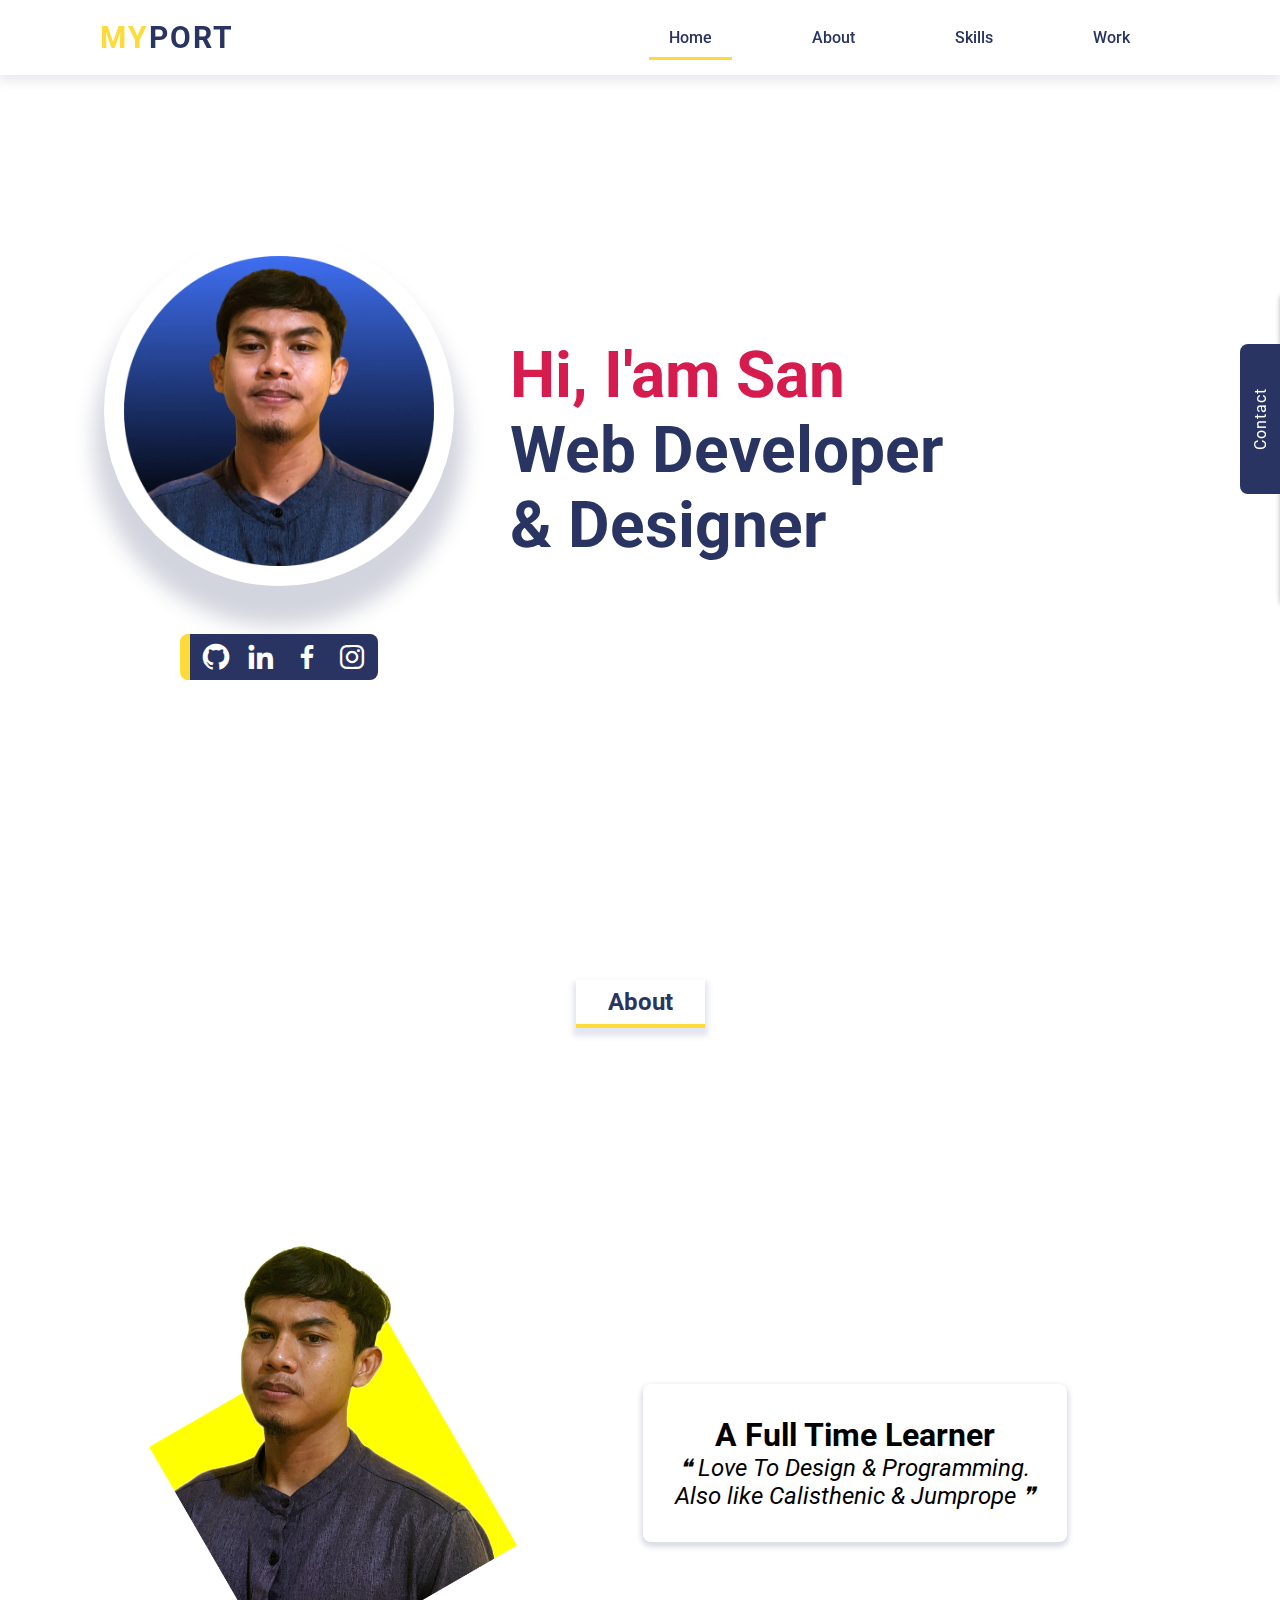
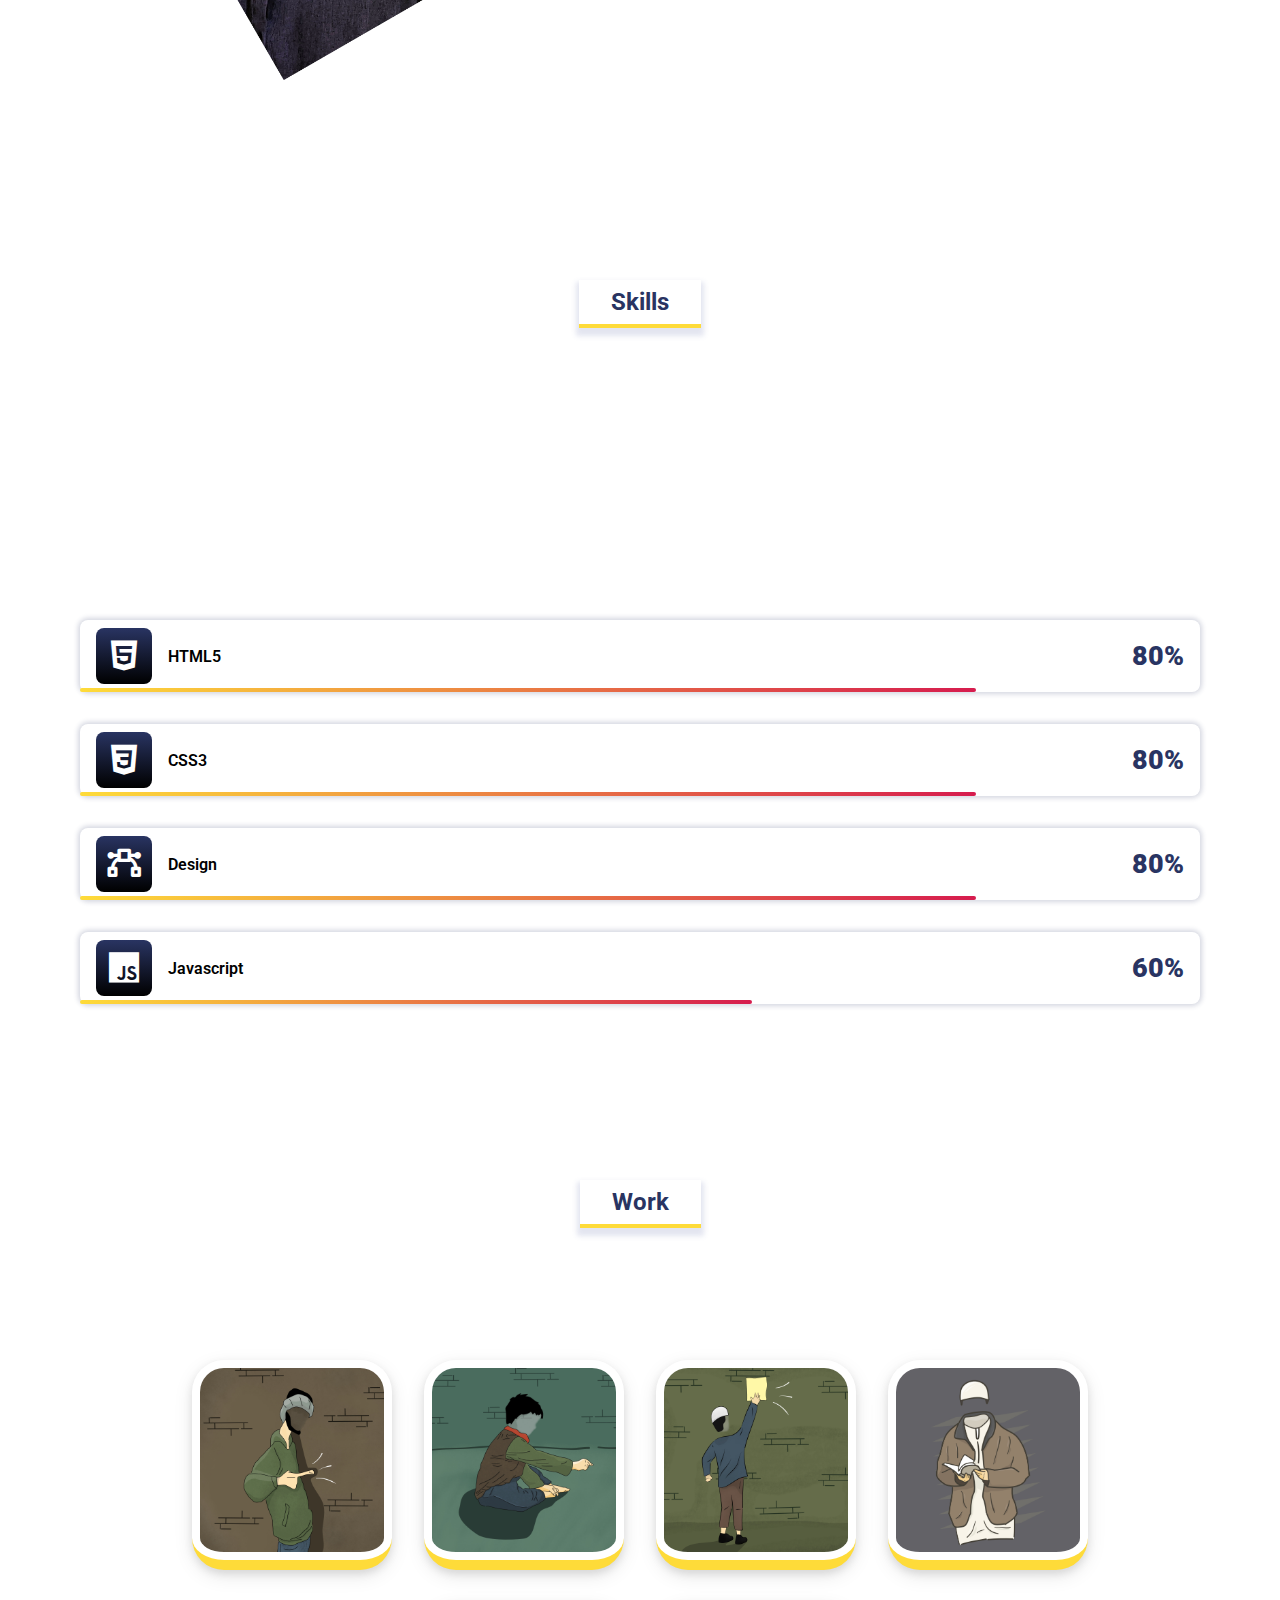
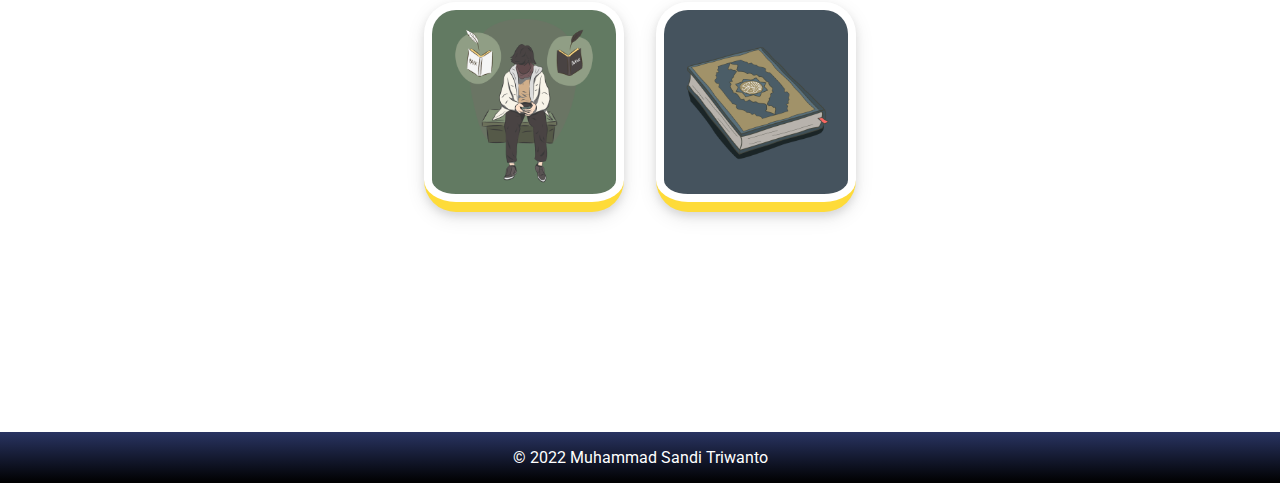
<file: index.html>
<html lang="en">

<head>
  <meta charset="UTF-8" />
  <meta http-equiv="X-UA-Compatible" content="IE=edge" />
  <meta name="viewport" content="width=device-width, initial-scale=1.0" />
  <link rel="stylesheet" href="assets/css/styles.css" />
  <link href="https://unpkg.com/boxicons@2.1.4/css/boxicons.min.css" rel="stylesheet" />
  <title>Sandi Tes Portfolio</title>
</head>

<body class="" id="scn">
  <header>
    <div class="head-mob">
      <a href="#" class="logo"><span>My</span>Port</a>
      <div class="btn" id="btn-toggle">
        <i class="bx bx-menu" id="nav-toggle"></i>
      </div>
    </div>
    <div class="menu" id="nav-menu">
      <a href="#home" class="nav-link active">Home</a>
      <a href="#about" class="nav-link">About</a>
      <a href="#skills" class="nav-link">Skills</a>
      <a href="#work" class="nav-link">Work</a>
    </div>
  </header>

  <main>
    <div class="content">
      <article class="home" id="home">
        <div class="home-sosmed-prof">
          <div class="home-img"><img src="assets/img/about.webp" class="prfl" alt="" /></div>
          <div class="home-sosmed">
            <a href="" class="home-sosmed-icon"><i class="bx bxl-github"></i></a>
            <a href="" class="home-sosmed-icon"><i class="bx bxl-linkedin"></i></a>
            <a href="" class="home-sosmed-icon"><i class="bx bxl-facebook"></i></a>
            <a href="" class="home-sosmed-icon"><i class="bx bxl-instagram"></i></a>
          </div>
        </div>
        <div class="home-data">
          <div class="title">
            <h1 class="home-title">
              <span class="home-title-color"> Hi, I'am San</span><br />
              Web Developer <br />
              & Designer
            </h1>
            <!-- <a href="#contact" class="button">Contact</a> -->
          </div>
        </div>
      </article>

      <article class="about section" id="about">
        <h2 class="section-title">About</h2>
        <div class="container-con">
          <div class="about-container">
            <div class="about-img">
              <img src="assets/img/prfl.png" alt="" />
            </div>
            <p>
              <span>A Full Time Learner</span>
              <br />
              <em> ❝ Love To Design & Programming. <br />Also like Calisthenic & Jumprope ❞</em>
            </p>
          </div>
        </div>
      </article>

      <article class="skills section" id="skills">
        <h2 class="section-title">Skills</h2>
        <div class="skills-container">
          <div class="sk-con-1">
            <div class="skills-data">
              <div class="skills-name">
                <i class="bx bxl-html5 skills-icon"></i>
                <span class="skills-name">HTML5</span>
              </div>
              <div>
                <span class="skills-percentage">80%</span>
              </div>
              <div class="skills-bar skills-html"></div>
            </div>
            <div class="skills-data">
              <div class="skills-name">
                <i class="bx bxl-css3 skills-icon"></i>
                <span class="skills-name">CSS3</span>
              </div>
              <div>
                <span class="skills-percentage">80%</span>
              </div>
              <div class="skills-bar skills-css"></div>
            </div>
            <div class="skills-data">
              <div class="skills-name">
                <i class="bx bx-vector skills-icon"></i>
                <span class="skills-name">Design</span>
              </div>
              <div>
                <span class="skills-percentage">80%</span>
              </div>
              <div class="skills-bar skills-il"></div>
            </div>

            <div class="skills-data">
              <div class="skills-name">
                <i class="bx bxl-javascript skills-icon"></i>
                <span class="skills-name">Javascript</span>
              </div>
              <div>
                <span class="skills-percentage">60%</span>
              </div>
              <div class="skills-bar skills-js"></div>
            </div>
          </div>
        </div>
      </article>

      <article class="work section" id="work">
        <h2 class="section-title">Work</h2>
        <div class="work-container">
          <div class="work-img">
            <img src="assets/img/ilus1.jpg" onclick="openModal();currentSlide" class="wrk-image" />
          </div>
          <div class="work-img">
            <img src="assets/img/ilus2.jpg" onclick="openModal();currentSlide" class="wrk-image" />
          </div>
          <div class="work-img">
            <img src="assets/img/ilus3.jpg" onclick="openModal();currentSlide" class="wrk-image" />
          </div>
          <div class="work-img">
            <img src="assets/img/ilus4.jpg" onclick="openModal();currentSlide" class="wrk-image" />
          </div>
          <div class="work-img">
            <img src="assets/img/ilus5.jpg" onclick="openModal();currentSlide" class="wrk-image" />
          </div>
          <div class="work-img">
            <img src="assets/img/ilus6.jpg" onclick="openModal();currentSlide" class="wrk-image" />
          </div>

          <!-- The Modal/Lightbox -->
          <div id="myModal" class="modal">
            <span class="close cursor" onclick="closeModal()">&times;</span>
            <div class="modal-content">
              <div class="mySlides">
                <div class="numbertext">1 / 6</div>
                <img src="assets/img/ilus1.jpg" style="width: 100%" />
              </div>

              <div class="mySlides">
                <div class="numbertext">2 / 6</div>
                <img src="assets/img/ilus2.jpg" style="width: 100%" />
              </div>

              <div class="mySlides">
                <div class="numbertext">3 / 6</div>
                <img src="assets/img/ilus3.jpg" style="width: 100%" />
              </div>

              <div class="mySlides">
                <div class="numbertext">4 / 6</div>
                <img src="assets/img/ilus4.jpg" style="width: 100%" />
              </div>

              <div class="mySlides">
                <div class="numbertext">5 / 6</div>
                <img src="assets/img/ilus5.jpg" style="width: 100%" />
              </div>

              <div class="mySlides">
                <div class="numbertext">6 / 6</div>
                <img src="assets/img/ilus6.jpg" style="width: 100%" />
              </div>
              <div class="but-np">
                <!-- Next/previous controls -->
                <a class="prev" onclick="plusSlides(-1)">&#10094;</a>
                <a class="next" onclick="plusSlides(1)">&#10095;</a>

                Caption text
                <div class="caption-container">
                  <p id="caption"></p>
                </div>
              </div>
            </div>
          </div>
        </div>
      </article>
    </div>
    <aside class="" id="asd">
      <div class="call-action" id="call-act">
        <span>Contact</span>
      </div>
      <h3>Enquiry</h3>

      <form action="">
        <div class="form-group">
          <label for="">Full Name</label>
          <input type="text" name="" id="" class="form-control" />
        </div>
        <div class="form-group">
          <label for="">Email Adress</label>
          <input type="email" name="" id="" class="form-control" />
        </div>
        <div class="form-group">
          <label for="">Phone No.</label>
          <input type="text" name="" id="" class="form-control" />
        </div>
        <div class="form-group">
          <label for="">Subject</label>
          <input type="text" name="" id="sub" class="form-control" />
        </div>
        <div class="btn-con">
          <input type="submit" value="Send" id="submit-btn" />
        </div>
      </form>
    </aside>
  </main>
  <footer>
    <p>&#169; 2022 Muhammad Sandi Triwanto</p>
  </footer>
  <script src="assets/js/main.js"></script>
</body>

</html>
</file>
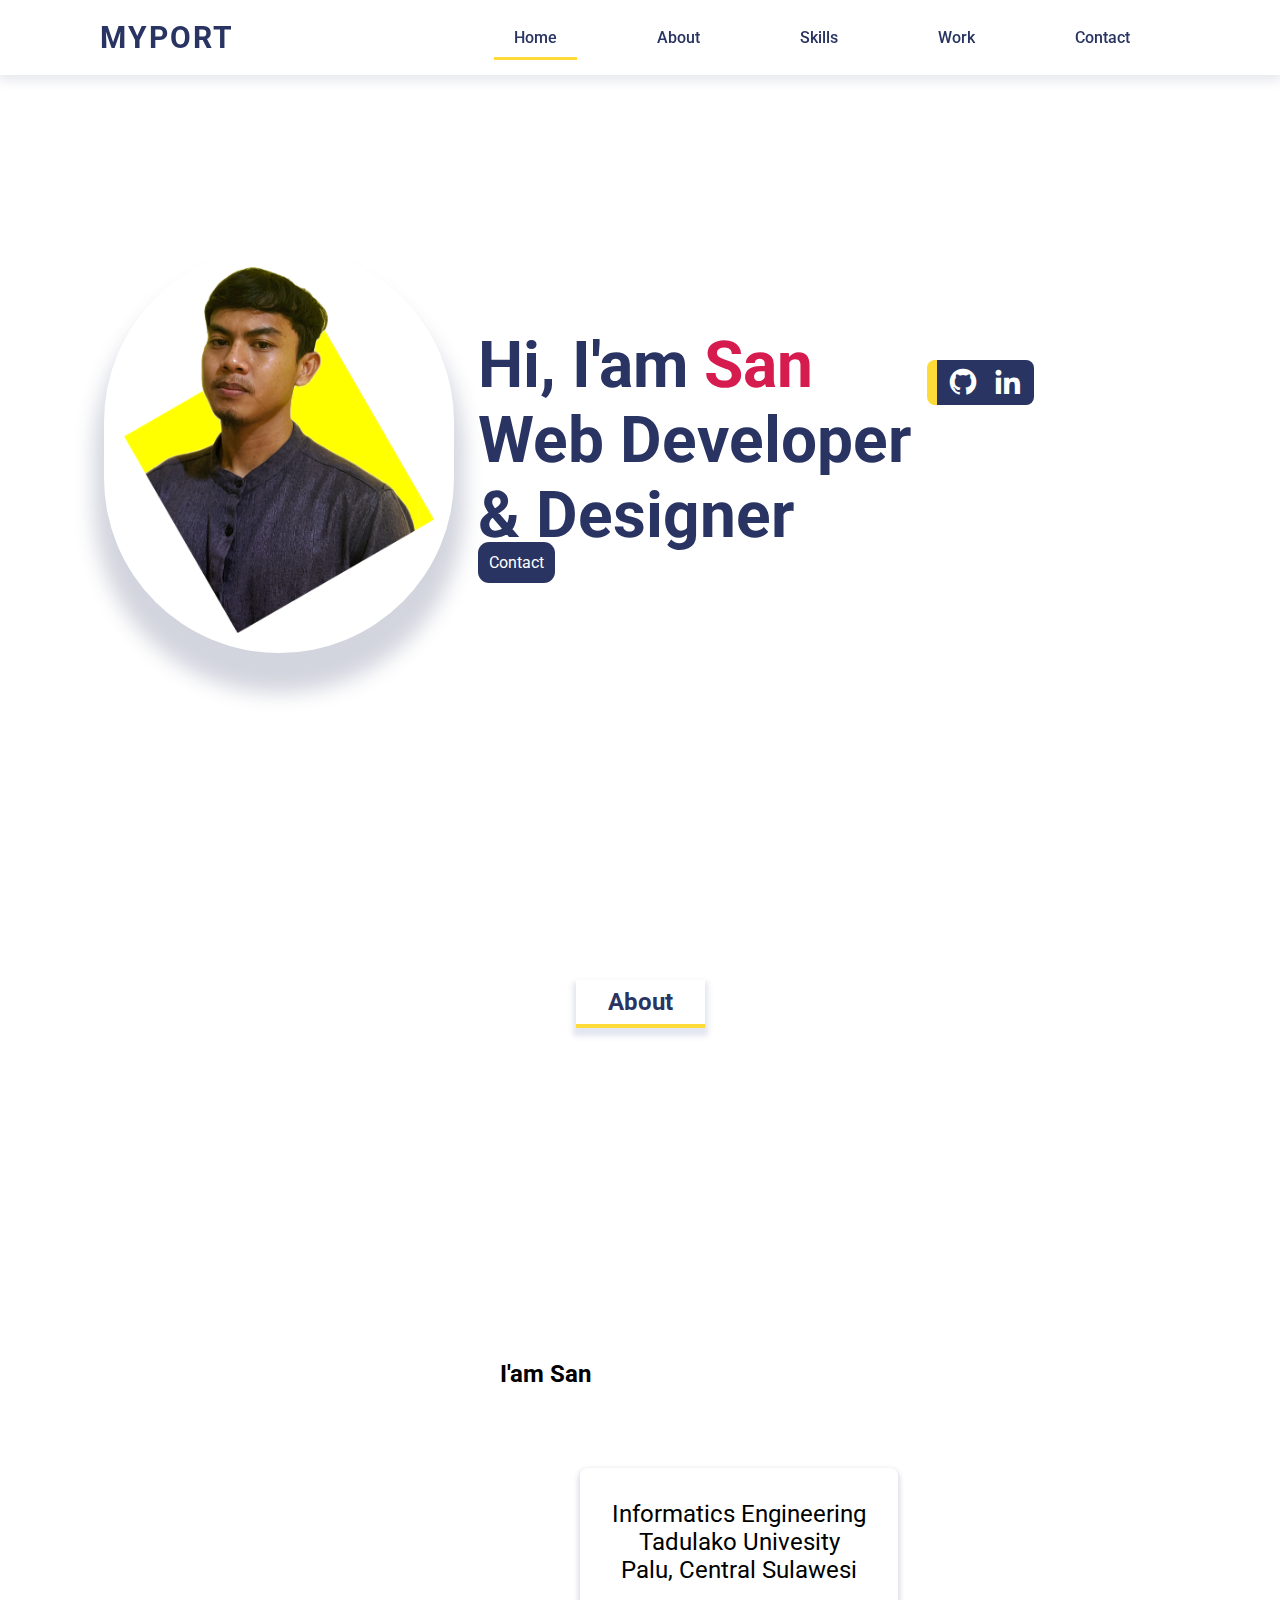
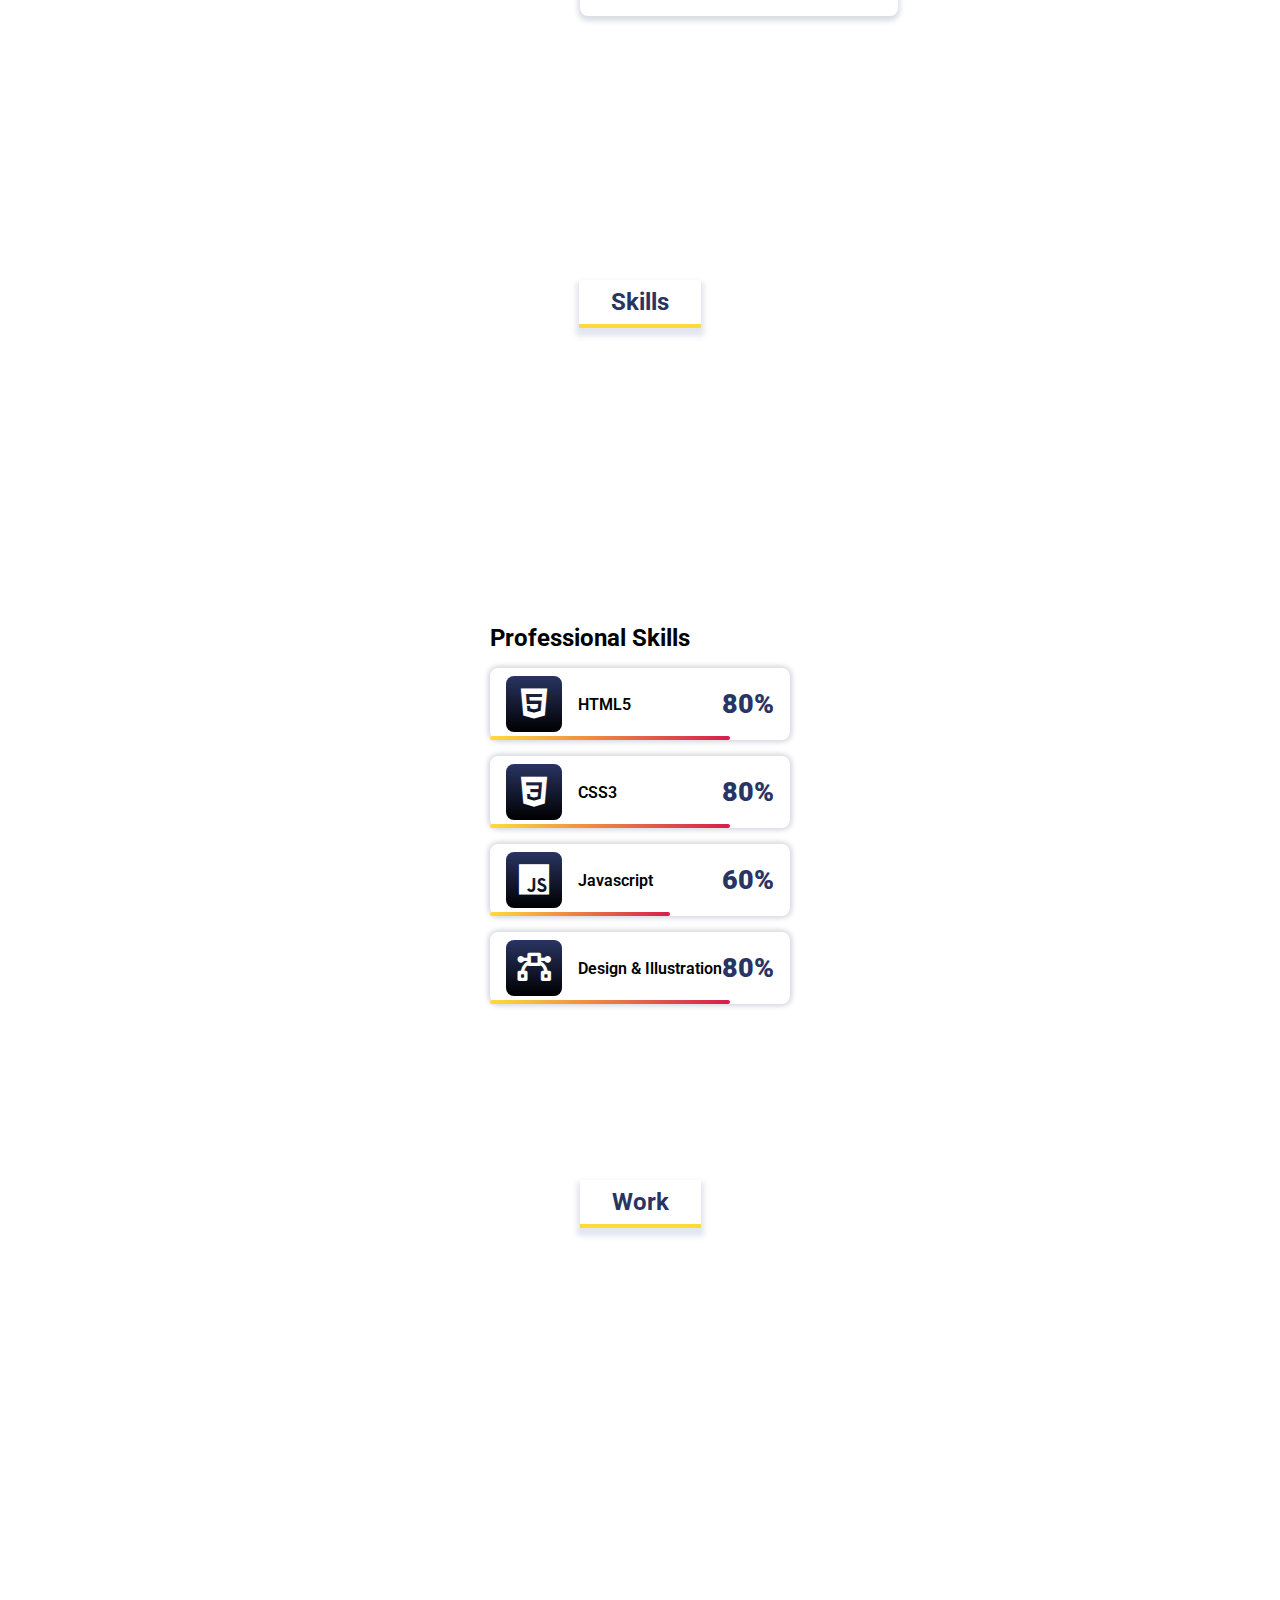
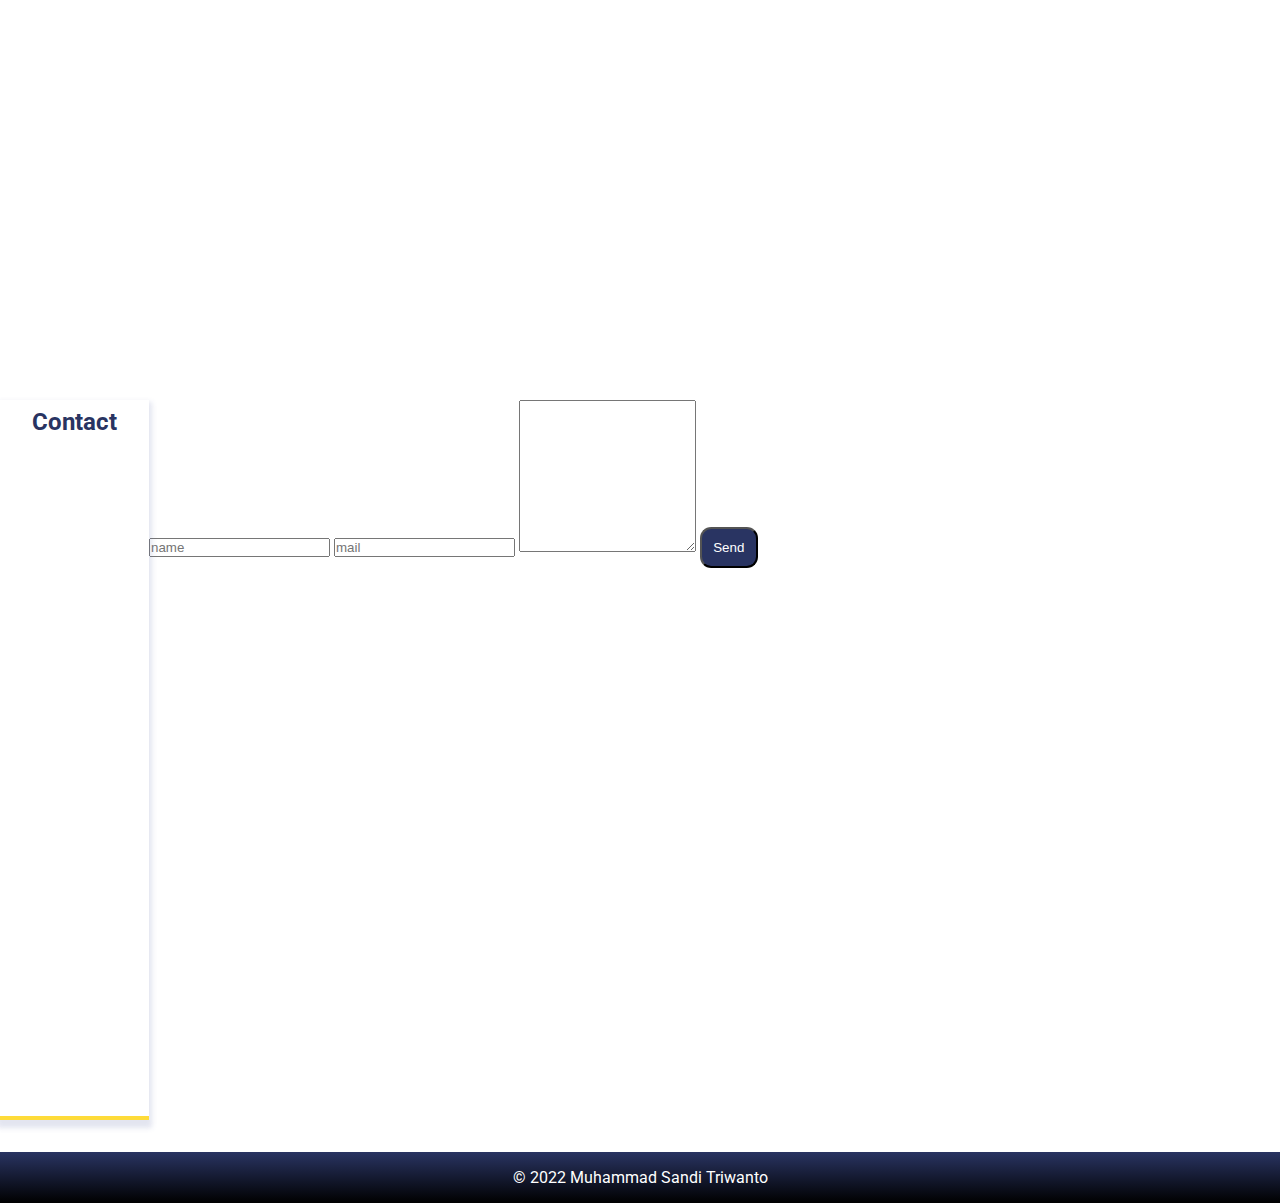
<file: index2.html>
<html lang="en">
  <head>
    <meta charset="UTF-8" />
    <meta http-equiv="X-UA-Compatible" content="IE=edge" />
    <meta name="viewport" content="width=device-width, initial-scale=1.0" />
    <link href="https://unpkg.com/boxicons@2.1.4/css/boxicons.min.css" rel="stylesheet" />
    <link rel="stylesheet" href="assets/css/styles.css" />
    <title>Sandi Tes Portfolio</title>
  </head>
  <body>
    <header>
      <a href="#" class="logo">MyPort</a>
      <div class="menu" id="nav-menu">
        <a href="#home" class="nav-link active">Home</a>
        <a href="#about" class="nav-link">About</a>
        <a href="#skills" class="nav-link">Skills</a>
        <a href="#work" class="nav-link">Work</a>
        <a href="#contact" class="nav-link">Contact</a>
      </div>
      <div class="btn">
        <i class="bx bx-menu" id="nav-toggle"></i>
      </div>
    </header>

    <main>
      <div class="content">
        <article class="home" id="home">
          <div class="home-img"><img src="assets/img/prfl.png" class="prfl" alt="" /></div>
          <div class="home-data">
            <div class="title-sosmed">
              <h1 class="home-title">
                Hi, I'am <span class="home-title-color">San</span><br />
                Web Developer <br />
                & Designer
              </h1>
              <a href="#contact" class="button">Contact</a>
            </div>
            <div class="home-sosmed">
              <a href="" class="home-sosmed-icon"><i class="bx bxl-github"></i></a>
              <a href="" class="home-sosmed-icon"><i class="bx bxl-linkedin"></i></a>
            </div>
          </div>
        </article>

        <article class="about section" id="about">
          <h2 class="section-title">About</h2>
          <div class="about-container bd-grid">
            <div class="about-img"></div>
            <div>
              <h2 class="about-title">I'am San</h2>
              <p>
                Informatics Engineering<br />
                Tadulako Univesity <br />
                Palu, Central Sulawesi
              </p>
            </div>
          </div>
        </article>

        <article class="skills section" id="skills">
          <h2 class="section-title">Skills</h2>

          <div class="skills-container bd-grid">
            <div>
              <h2 class="skills-subtitle">Professional Skills</h2>
              <p class="skills-text"></p>

              <div class="skills-data">
                <div class="skills-name">
                  <i class="bx bxl-html5 skills-icon"></i>
                  <span class="skills-name">HTML5</span>
                </div>
                <div>
                  <span class="skills-percentage">80%</span>
                </div>
                <div class="skills-bar skills-html"></div>
              </div>
              <div class="skills-data">
                <div class="skills-name">
                  <i class="bx bxl-css3 skills-icon"></i>
                  <span class="skills-name">CSS3</span>
                </div>
                <div>
                  <span class="skills-percentage">80%</span>
                </div>
                <div class="skills-bar skills-css"></div>
              </div>
              <div class="skills-data">
                <div class="skills-name">
                  <i class="bx bxl-javascript skills-icon"></i>
                  <span class="skills-name">Javascript</span>
                </div>
                <div>
                  <span class="skills-percentage">60%</span>
                </div>
                <div class="skills-bar skills-js"></div>
              </div>
              <div class="skills-data">
                <div class="skills-name">
                  <i class="bx bx-vector skills-icon"></i>
                  <span class="skills-name">Design & Illustration</span>
                </div>
                <div>
                  <span class="skills-percentage">80%</span>
                </div>
                <div class="skills-bar skills-il"></div>
              </div>
            </div>
          </div>
        </article>

        <article class="work section" id="work">
          <h2 class="section-title">Work</h2>
          <div class="work-container bd-grid"></div>
        </article>

        <article class="contact section" id="contact">
          <h2 class="section-title">Contact</h2>
          <div class="contact-container bd-grid">
            <form action="" class="contact-form">
              <input type="text" placeholder="name" class="contact-input" />
              <input type="email" placeholder="mail" class="contact-input" />
              <textarea name="" id="" cols="0" rows="10" class="contact-input"></textarea>
              <input type="button" value="Send" class="contact-button button" />
            </form>
          </div>
        </article>
      </div>
    </main>
    <footer>
      <div class="footer-sosmed">
        <a href="" class="footer-icon"></a>
        <a href="" class="footer-icon"></a>
      </div>
      <p>&#169; 2022 Muhammad Sandi Triwanto</p>
    </footer>
    <script src="assets/js/main.js"></script>
  </body>
</html>
</file>
<file: assets/css/styles.css>
@import url("https://fonts.googleapis.com/css2?family=Roboto:ital,wght@0,400;0,500;0,700;0,900;1,400&display=swap");

*,
::before,
::after {
  box-sizing: border-box;
  margin: 0;
  padding: 0;
}

:root {
  --kuning: #fedb39;
  --birungu: #293462;
  --merah: #d61c4e;
  --birumud: #1cd6ce;
}

html {
  scroll-behavior: smooth;
}

body {
  font-family: "Roboto", sans-serif;
  min-height: 100vh;
  color: black;
}

main {
  position: relative;
  display: flex;
  flex-direction: column;
  width: 100%;
  min-height: 100vh;
  justify-content: center;
  padding-right: 0;
}
header {
  background-color: #ffff;
  z-index: 999;
  position: fixed;
  top: 0;
  left: 0;
  width: 100%;
  display: flex;
  justify-content: space-between;
  align-items: center;
  padding: 20px 100px;
  transition: 0.6s;
  box-shadow: 0 5px 10px 1px #2934621c;
}

header .logo {
  color: var(--birungu);
  font-size: 30px;
  font-weight: 700;
  text-transform: uppercase;
  text-decoration: none;
  letter-spacing: 2px;
}

header .logo span {
  color: var(--kuning);
}

header .menu {
  position: relative;
  display: flex;
  justify-content: center;
  align-items: center;
}

header .menu a {
  font-size: 16px;
  font-weight: 500;
  text-decoration: none;
  color: var(--birungu);
  margin: 0 30px;
  padding: 0 20px;
  border-radius: 20px;
  transition: 0.3s;
  transition-property: color;
}

header .menu a:hover {
  position: relative;
  color: var(--merah);
}
header .nav-link:hover::after {
  position: absolute;
  content: "";
  width: 100%;
  height: 0.18rem;
  left: 0;
  top: 1.8rem;
  background-color: var(--kuning);
}

.active {
  position: relative;
}

.active::after {
  position: absolute;
  content: "";
  width: 100%;
  height: 0.18rem;
  left: 0;
  top: 1.8rem;
  background-color: var(--kuning);
}

header .btn {
  color: var(--birungu);
  font-size: 25px;
  cursor: pointer;
  display: none;
}

header.sticky {
  background-color: rgba(255, 255, 255, 0.9);
  padding: 15px 100px;
}

header.sticky .menu a {
  color: var(--birungu);
}

header.sticky .menu a:hover {
  position: relative;
  color: var(--merah);
}
header.sticky .nav-link:hover::after {
  position: absolute;
  content: "";
  width: 100%;
  height: 0.18rem;
  left: 0;
  top: 1.8rem;
  background-color: var(--kuning);
}
header.sticky .logo {
  color: var(--birungu);
}

.section-title {
  position: relative;
  padding: 0.5rem 2rem;
  box-shadow: 0px 5px 5px 3px #6573ab2f;
  border-bottom: solid var(--kuning) 0.3rem;
  font-size: 1.5rem;
  color: var(--birungu);
  text-align: center;
}

.home {
  display: flex;
  flex-direction: row;
  align-items: center;
  justify-content: flex-start;
  width: 100%;
  height: 100vh;
  padding: 5rem 5rem;
  background-color: #ffff;
}

.home-data {
  display: flex;
  flex-direction: row;
  justify-content: end;
}

.title {
  margin: 2rem;
  display: flex;
  flex-direction: column;
  align-items: flex-start;
}

.home-img {
  background-color: #ffff;
  width: 350px;
  border-radius: 20rem;
  box-shadow: 0px 30px 20px 10px #29346235;
  padding: 1.25rem;
  margin: 1rem 1.5rem;
  transition: 00.5s;
}

.home-img:hover {
  background-color: var(--merah);
}

.home-img img {
  width: 100%;
  position: relative;
}

.home-title {
  text-align: left;
  color: #293462;
  font-size: 4rem;
  font-weight: 700;
  transition: 0.8s ease-in-out;
}

.home-title:hover {
  color: #ffff;
  background-color: var(--birungu);
  border-radius: 0.5rem;
  padding: 0.5rem;
}

.home-sosmed {
  flex-direction: row;
  background-color: var(--birungu);
  border-radius: 0.5rem;
  margin: 2rem 1rem;
  padding: 0.3rem;
  width: fit-content;
  transition: 0.3s;
  border-left: solid 10px var(--kuning);
  height: fit-content;
}

.home-sosmed:hover {
  background-color: var(--merah);
  box-shadow: 5px 10px 10px 2px #29346235;
  border-left: solid 10px var(--birungu);
}

.home-sosmed-icon i {
  color: #ffff;
  padding: 0.1rem 0.3rem;
  font-size: 2rem;
  transition: 0.5s;
}

.home-sosmed-icon i:hover {
  color: var(--kuning);
}

.home-sosmed-prof {
  display: flex;
  flex-direction: column;
  align-items: center;
  margin-top: 2rem;
}

.about {
  display: flex;
  flex-direction: column;
  align-items: center;
  justify-content: space-between;
  width: 100%;
  height: 100vh;
  padding: 5rem 5rem;
  background-color: #ffff;
}

.container-con {
  width: 100%;
  display: flex;
  flex-direction: column;
  justify-content: flex-start;
}

.about-container {
  display: flex;
  flex-direction: row;
  align-items: center;
  justify-content: space-evenly;
  width: 100%;
  padding: 1.5rem;
  border-radius: 2rem;
}

.about-img img {
  max-width: 400px;
  width: 100%;
  padding: 1rem;
}

.about-container p {
  background-color: #ffff;
  border-radius: 0.5rem;
  box-shadow: 0 3px 5px 2px #2934622b;
  padding: 2rem;
  margin: 5rem;
  font-size: 1.5rem;
  text-align: center;
}
.about-container p span {
  font-size: 2rem;
  font-weight: 700;
}

.skills {
  display: flex;
  flex-direction: column;
  align-items: center;
  justify-content: space-between;
  width: 100%;
  height: 100vh;
  padding: 5rem 5rem;
  background-color: #ffff;
}

.skills-container {
  display: flex;
  flex-direction: column;
  align-items: center;
  border-radius: 2rem;
  width: 100%;
  /* background-color: #fedb39; */
}

.sk-img {
  width: 20%;
  border-radius: 1rem;
  margin-top: 2rem;
}

.sk-con-1 {
  display: flex;
  flex-direction: column;
  width: 100%;
}

.skills-data {
  display: flex;
  justify-content: space-between;
  align-items: center;
  position: relative;
  background-color: #ffff;
  padding: 0.5rem 1rem;
  margin: 1rem 0;
  border-radius: 0.5rem;
  box-shadow: 0px 0px 5px 2px rgba(41, 52, 98, 0.2);
}

.skills-icon {
  color: #ffff;
  background-image: linear-gradient(var(--birungu), black);
  font-size: 2.5rem;
  margin-right: 1rem;
  border-radius: 0.5rem;
  padding: 0.5rem;
}

.skills-name {
  font-weight: 600;
  display: flex;
  align-items: center;
}

.skills-bar {
  position: absolute;
  left: 0;
  bottom: 0;
  background-image: linear-gradient(to right, var(--kuning), var(--merah));
  height: 0.25rem;
  border-radius: 0.5rem;
}

.skills-html {
  width: 80%;
}
.skills-css {
  width: 80%;
}
.skills-il {
  width: 80%;
}
.skills-js {
  width: 60%;
}

.skills-percentage {
  color: var(--birungu);
  font-size: 1.7rem;
  font-weight: 900;
  /* font-style: ; */
}

.work {
  display: flex;
  flex-direction: column;
  align-items: center;
  justify-content: space-between;
  width: 100%;
  height: 100vh;
  padding: 5rem 5rem;
  background-color: #ffff;
}

.work-container {
  border-radius: 1rem;
  padding-top: 3.5rem;
  display: flex;
  flex-wrap: wrap;
  justify-content: center;
  align-items: center;
}

.wrk-image {
  background-color: #ffff;
  max-width: 200px;
  padding: 0.5rem;
  margin: 0rem 1rem 2rem 1rem;
  width: 100%;
  border-radius: 2rem;
  cursor: pointer;
  transition: 0.7s;
  border-bottom: 10px solid var(--kuning);
  box-shadow: 0 4px 8px 0 rgba(0, 0, 0, 0.1), 0 6px 20px 0 rgba(0, 0, 0, 0.09);
}

.wrk-image:hover {
  box-shadow: 0 4px 8px 0 rgba(0, 0, 0, 0.2), 0 6px 20px 0 rgba(0, 0, 0, 0.19);
  opacity: 0.7;
  padding: 0.3rem;
  border-bottom: 5px solid var(--merah);
}

.work > .work-img {
  padding: 0 8px;
}

.work:after {
  content: "";
  display: table;
  clear: both;
}

.mySlides img {
  max-width: 500px;
}

.modal {
  display: none;
  position: fixed;
  z-index: 999;
  padding-top: 100px;
  left: 0;
  top: 0;
  width: 100%;
  height: 100%;
  overflow: auto;
  background-color: black;
}

.modal-content {
  position: relative;
  padding: 0;
  margin: 0;
  width: 100%;
  display: flex;
  flex-direction: column;
  justify-content: center;
  align-items: center;
}

.but-np {
  display: flex;
  flex-direction: column;
  width: 100%;
}

.close {
  color: white;
  position: absolute;
  top: 10px;
  right: 25px;
  font-size: 35px;
  font-weight: bold;
}

.close:hover,
.close:focus {
  color: #999;
  text-decoration: none;
  cursor: pointer;
}

/* Hide the slides by default */
.mySlides {
  display: none;
  width: 500px;
  align-self: center;
}

/* Next & previous buttons */
.prev,
.next {
  cursor: pointer;
  position: absolute;
  top: 50%;
  width: auto;
  padding: 16px;
  margin-top: -50px;
  color: white;
  font-weight: bold;
  font-size: 20px;
  transition: 0.6s ease;
  border-radius: 0 3px 3px 0;
  user-select: none;
  -webkit-user-select: none;
}

.next {
  right: 0;
  border-radius: 3px 0 0 3px;
}

.prev:hover,
.next:hover {
  background-color: rgba(0, 0, 0, 0.8);
}

.numbertext {
  color: #f2f2f2;
  font-size: 12px;
  padding: 8px 12px;
  position: absolute;
  top: 0;
}

img.demo {
  opacity: 0.6;
}

.active,
.demo:hover {
  opacity: 1;
}

img.wrk-image {
  transition: 0.3s;
}

.contact {
  display: flex;
  flex-direction: row;
  width: 100%;
  height: 720px;
  background-color: #ffff;
}

h1 span {
  color: var(--merah);
}

.button {
  color: #ffff;
  background-color: #293462;
  padding: 0.7rem;
  margin: 1.5rem 0;
  border-radius: 0.7rem;
  width: fit-content;
  text-decoration: none;
  transition: 0.5s ease-in-out;
}

.button:hover {
  background-color: var(--merah);
  box-shadow: 5px 10px 10px 2px #29346235;
}

footer {
  align-items: center;
  color: #ffff;
  display: flex;
  flex-direction: column;
  background-image: linear-gradient(to top, black, var(--birungu));
  padding: 1rem;
  margin-top: 2rem;
}

aside {
  position: fixed;
  display: flex;
  flex-direction: column;
  top: 50%;
  right: -300px;
  width: 300px;
  box-shadow: 0 0 5px rgba(0, 0, 0, 0.3);
  border-radius: 8px 0 0 8px;
  background-color: #ffff;
  padding: 20px;
  transform: translateY(-50%);
  transition: right 0.4s linear;
}

aside.show {
  right: 0;
}

body.sc {
  overflow: hidden;
}

aside .call-action {
  display: flex;
  align-items: center;
  justify-content: center;
  position: absolute;
  background-color: var(--birungu);
  font-weight: 400;
  letter-spacing: 1px;
  border-radius: 0.5rem 0.5rem 0rem 0rem;
  color: #ffff;
  width: 150px;
  height: 40px;
  cursor: pointer;
  left: -95px;
  top: 40%;
  transform: translateY(-50%) rotate(-90deg);
  transition: 0.5;
}

aside .call-action:hover {
  background-color: var(--merah);
}

aside h3 {
  font-weight: 700;
  text-transform: uppercase;
  font-size: 20px;
  margin-bottom: 15px;
  text-align: center;
  color: var(--merah);
}

aside .form-group {
  display: flex;
  flex-direction: column;
  margin-bottom: 10px;
}

aside .form-group label {
  font-weight: 500;
  font-size: 15px;
  margin-bottom: 2px;
  color: var(--birungu);
}

.btn-con {
  display: flex;
  flex-direction: column;
  align-items: flex-end;
}

aside #submit-btn {
  width: fit-content;
  border: none;
  margin-top: 8px;
  background-color: var(--birungu);
  color: #ffff;
  padding: 8px;
  font-weight: 400;
  cursor: pointer;
  border-radius: 0.5rem;
}

aside #submit-btn:hover {
  background-color: var(--merah);
  transition: 0.5s;
}

@media (max-width: 768px) {
  .section-title {
    color: #ffff;
    background-color: var(--birungu);
  }

  .home {
    position: relative;
    display: flex;
    flex-direction: column;
    justify-content: center;
  }

  header {
    position: fixed;
    padding: 15px 100px;
    flex-direction: column;
  }

  .head-mob {
    width: 100%;
    display: flex;
    flex-direction: row;
    justify-content: space-around;
    align-items: center;
  }

  header .logo {
    padding: 0 3rem;
  }

  header .btn {
    display: flex;
    color: var(--kuning);
    padding: 0 3rem;
  }

  header .menu {
    position: fixed;
    background: rgba(255, 255, 255, 0.9);
    flex-direction: column;
    min-width: 200px;
    height: 100vh;
    top: 0px;
    right: -100%;
    padding: 80px 50px;
    transition: 0.5s ease-in-out;
    box-shadow: 0px 15px 10px 2px #2934622c;
    z-index: -2;
  }

  header .menu.show {
    right: 0;
  }

  header .menu .bx-x {
    color: var(--kuning);
    position: absolute;
    top: 0;
    left: 0;
    margin: 25px;
  }

  header .menu a {
    color: var(--birungu);
    display: block;
    font-size: 20px;
    margin: 20px;
    padding: 0 15px;
  }

  .home-img {
    width: 300px;
    padding: 1.5rem;
    margin-top: 4rem;
  }

  .home-sosmed {
    margin: 0;
    margin-top: 2rem;
  }

  .home-sosmed-prof {
    margin-top: 0.5rem;
  }

  .home-data {
    margin: 0;
  }

  .home-title {
    text-align: center;
    font-size: 1.5rem;
    padding: 0.5rem;
  }

  .title {
    margin: 0;
    padding: 1rem 0;
    justify-content: space-around;
    align-items: center;
    flex-direction: column;
    flex-wrap: wrap;
  }

  .button {
    height: fit-content;
    margin: 0;

    /* justify-content: ; */
  }

  .about {
    padding-left: 1rem;
    padding-right: 1rem;
    justify-content: center;
  }

  .about-container {
    flex-direction: column;
    align-items: center;
    justify-content: center;
  }

  .about-container p {
    margin: 0.5rem;
    font-size: 1rem;
  }
  .about-container p span {
    font-size: 1.5rem;
  }

  .about-img img {
    width: 200px;
    margin: 2rem 0;
    padding: 0;
  }

  .skills {
    justify-content: center;
  }

  .skills-container {
    margin-top: 2rem;
  }

  .skills-icon {
    font-size: 1.3rem;
  }

  .skills-percentage {
    font-size: 1.3rem;
  }

  .work {
    height: fit-content;
    justify-content: center;
  }

  .work-img {
    margin: 1rem 0rem;
  }

  .modal {
    width: 100%;
    overflow: hidden;
  }

  .modal-content {
    align-items: center;
    width: fit-content;
  }

  .mySlides {
    width: 100%;
    display: flex;
    flex-direction: column;
    align-items: center;
    justify-content: center;
  }

  .mySlides img {
    max-width: 100vh;
    width: 100%;
  }

  .wrk-image {
    padding: 0;
    margin: 0;
  }
} ;
</file>
